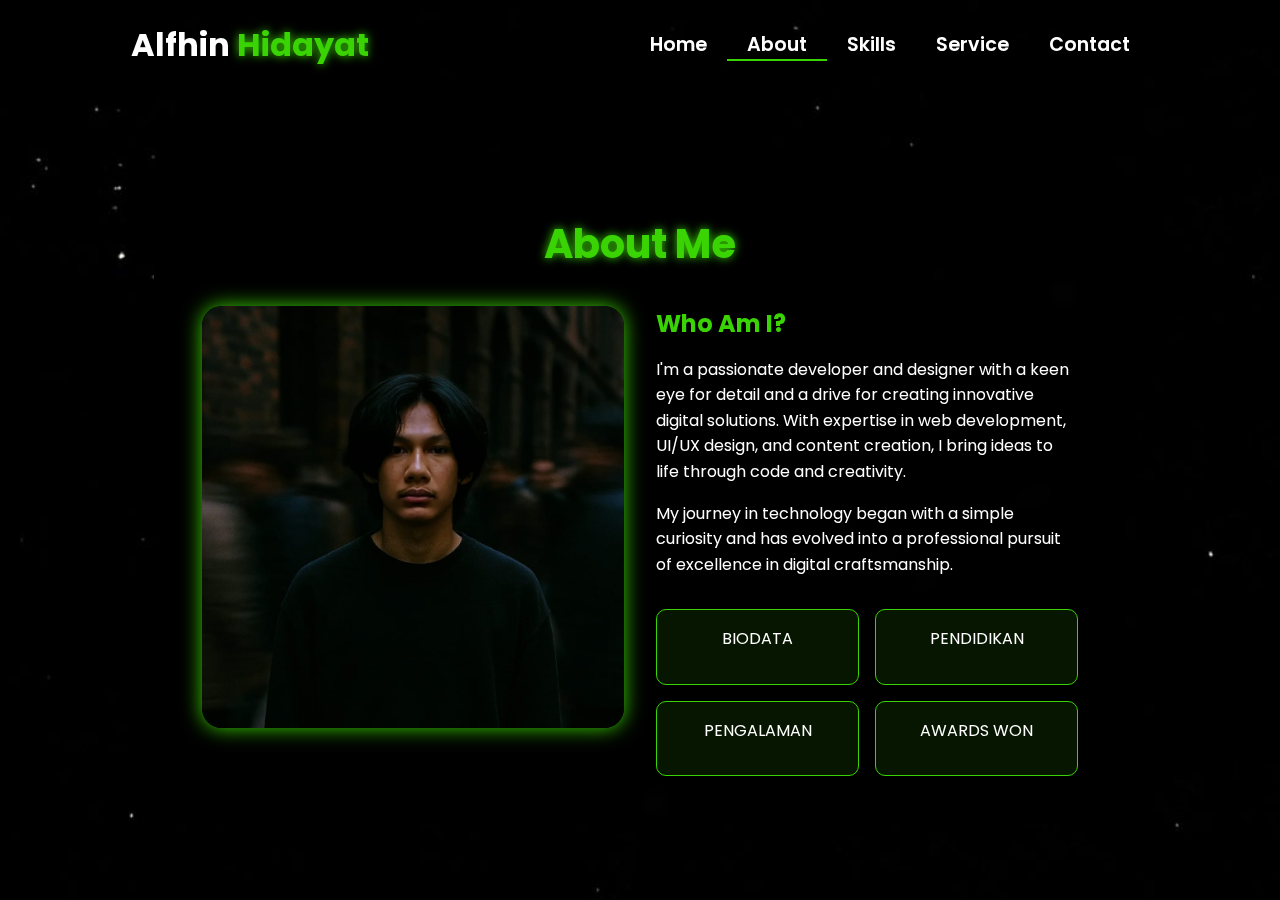
<file: about.html>
<!DOCTYPE html>
<html lang="en">

<head>
    <meta charset="UTF-8">
    <meta name="viewport" content="width=device-width, initial-scale=1.0">

    <!-- Link ke Font Awesome untuk ikon -->
    <link rel="stylesheet" href="https://cdnjs.cloudflare.com/ajax/libs/font-awesome/6.5.1/css/all.min.css">

    <!-- Link ke library animasi AOS -->
    <link rel="stylesheet" href="https://unpkg.com/aos@next/dist/aos.css" />

    <!-- CSS internal untuk styling halaman -->
    <style>
        /* 
          Import Google Font Poppins
          Font weight yang diimport: 100, 200, 300, 400, 500, 600 
        */
        @import url("https://fonts.googleapis.com/css2?family=Poppins:wght@100;200;300;400;500;600&display=swap");

        /* Reset CSS dan pengaturan default */
        * {
            padding: 0;
            margin: 0;
            font-family: "Poppins", sans-serif;
            box-sizing: border-box;
        }

        /* 
          Styling untuk body
          - Menggunakan background image
          - Cover seluruh viewport
          - Mencegah horizontal scroll
        */
        body {
            width: 100%;
            min-height: 100vh;
            background-image: url("./img/background.jpg");
            background-size: cover;
            overflow-x: hidden;
            position: relative;
        }

        /* 
          Navbar styling
          - Fixed height 10vh
          - Posisi relative untuk positioning yang tepat
          - z-index tinggi agar selalu di atas konten lain
        */
        nav {
            width: 100%;
            height: 10vh;
            position: sticky;
            position: relative;
            /* Ubah dari sticky ke relative */
            z-index: 1000;
            /* Tambahkan z-index tinggi untuk nav */
        }

        /* Container untuk konten navbar */
        .nav-container {
            width: 100%;
            height: 100%;
            display: flex;
            justify-content: space-around;
            align-items: center;
        }

        /* 
          Logo styling
          - Warna putih dengan ukuran 2rem
          - Text shadow untuk efek glow pada span 
        */
        .logo {
            color: white;
            font-size: 2rem;
            font-weight: bold;
        }

        .logo span {
            color: rgb(58, 211, 3);
            text-shadow: 0 0 10px rgb(58, 211, 3);
        }

        /* 
          Hamburger dan Cancel button styling
          - Hanya muncul di mobile view
          - Posisi absolute di kanan atas
        */
        .hamburg,
        .cancel {
            cursor: pointer;
            position: absolute;
            right: 15px;
            top: 10px;
            color: white;
            display: none;
            font-size: clamp(2.5rem, 0.5rem + 5vw, 3rem);
        }

        /* 
          Navigation links container
          - Flex layout untuk alignment horizontal
        */
        .nav-container .links {
            display: flex;
        }

        /* 
          Individual navigation links
          - Spacing dan styling untuk tiap link
          - Hover effect dengan border bottom
        */
        .nav-container .links a {
            font-size: 1.2rem;
            color: white;
            margin: 0 20px;
            text-decoration: none;
            font-weight: 550;
            transition: 0.3s linear;
        }

        .nav-container .links a:hover {
            color: rgb(58, 211, 3);
            border-bottom: 2px solid rgb(58, 211, 3);
        }

        /* Styling untuk link aktif */
        .nav-container .links .active {
            color: rgb(58, 211, 3);
            border-bottom: 2px solid rgb(58, 211, 3);
        }

        /* 
          Dropdown menu untuk mobile view
          - Fixed positioning dengan transform untuk animasi
          - Backdrop filter untuk efek blur
        */
        .dropdown {
            z-index: 1000;
            position: fixed;
            top: 0;
            left: 0;
            right: 0;
            transform: translateY(-500px);
            width: 100%;
            height: auto;
            backdrop-filter: blur(4px) brightness(40%);
            box-shadow: 0 0 20px black;
            transition: 0.2s linear;
        }

        .dropdown .links a {
            display: flex;
            color: white;
            text-decoration: none;
            padding: 15px 0;
            justify-content: center;
            align-items: center;
            transition: 0.2s linear;
        }

        .dropdown .links a:hover {
            background-color: rgb(58, 211, 3);
        }

        /* About Section Styles */
        .about-container {
            width: 100%;
            min-height: 90vh;
            display: flex;
            justify-content: center;
            align-items: center;
            padding: 2rem;
            position: relative;
            z-index: 1;
        }

        .about-content {
            width: 80%;
            max-width: 1200px;
            background: rgba(0, 0, 0, 0.7);
            backdrop-filter: blur(10px);
            border-radius: 20px;
            padding: 3rem;
            color: white;
            /* box-shadow: 0 0 30px rgba(58, 211, 3, 0.3); */
        }

        .about-header {
            text-align: center;
            margin-bottom: 2rem;
        }

        .about-header h1 {
            font-size: 2.5rem;
            color: rgb(58, 211, 3);
            text-shadow: 0 0 10px rgb(58, 211, 3);
            margin-bottom: 1rem;
        }

        .about-grid {
            display: grid;
            grid-template-columns: 1fr 1fr;
            gap: 2rem;
        }

        .about-image {
            width: 100%;
            aspect-ratio: 1;
            border-radius: 20px;
            overflow: hidden;
            box-shadow: 0 0 20px rgb(58, 211, 3);
        }

        .about-image img {
            width: 100%;
            height: 100%;
            object-fit: cover;
        }

        .about-text h2 {
            color: rgb(58, 211, 3);
            margin-bottom: 1rem;
        }

        .about-text p {
            line-height: 1.6;
            margin-bottom: 1rem;
        }

        .stats {
            display: grid;
            grid-template-columns: repeat(2, 1fr);
            gap: 1rem;
            margin-top: 2rem;
        }

        .stat-item {
            background: rgba(58, 211, 3, 0.1);
            padding: 1rem;
            border-radius: 10px;
            text-align: center;
            border: 1px solid rgb(58, 211, 3);
            cursor: pointer;
        }

        .stat-item h3 {
            color: rgb(58, 211, 3);
            font-size: 1.5rem;
            margin-bottom: 0.5rem;
        }

        .content-grid {
            display: grid;
            grid-template-columns: repeat(auto-fit, minmax(280px, 1fr));
            gap: 2rem;
            padding: 2rem 0;
        }

        .content-card {
            background: rgba(58, 211, 3, 0.1);
            border-radius: 15px;
            overflow: hidden;
            transition: all 0.3s ease;
            cursor: pointer;
        }

        .content-card:hover {
            transform: translateY(-5px);
            box-shadow: 0 5px 15px rgba(58, 211, 3, 0.3);
        }

        .card-image {
            width: 100%;
            height: 200px;
            overflow: hidden;
        }

        .card-image img {
            width: 100%;
            height: 100%;
            object-fit: cover;
        }

        .card-info {
            padding: 1.5rem;
        }

        .card-info h3 {
            color: rgb(58, 211, 3);
            margin-bottom: 0.5rem;
        }

        .card-info p {
            font-size: 0.9rem;
            margin-bottom: 1rem;
        }

        .card-info .technologies {
            display: flex;
            flex-wrap: wrap;
            gap: 0.5rem;
            margin-top: 1rem;
        }

        .technology-tag {
            background: rgba(58, 211, 3, 0.2);
            padding: 0.3rem 0.8rem;
            border-radius: 15px;
            font-size: 0.8rem;
            color: rgb(58, 211, 3);
        }

        .back-button {
            display: inline-block;
            padding: 0.8rem 1.5rem;
            background: rgb(58, 211, 3);
            color: white;
            border-radius: 5px;
            text-decoration: none;
            margin-bottom: 2rem;
            transition: all 0.3s ease;
        }

        .back-button:hover {
            background: rgb(45, 165, 2);
            transform: translateY(-2px);
        }

        .award-icon {
            font-size: 2rem;
            color: rgb(58, 211, 3);
            margin-bottom: 1rem;
        }

        .client-testimonial {
            font-style: italic;
            margin-top: 1rem;
            padding: 1rem;
            background: rgba(58, 211, 3, 0.05);
            border-radius: 10px;
        }



        @media (max-width: 884px) {
            .about-grid {
                grid-template-columns: 1fr;
            }

            nav .logo {
                position: absolute;
                top: 16px;
                left: 15px;
                font-size: 1.5rem;
            }

            .nav-container .links {
                display: none;
            }

            .hamburg,
            .cancel {
                display: block;
            }
        }

        @media (max-width: 440px) {
            .about-container {
                padding: 1rem;
            }

            .about-content {
                width: 95%;
                /* Memperbesar width untuk layar kecil */
                padding: 1.5rem;
            }

            .about-header h1 {
                font-size: 1.8rem;
                /* Mengurangi ukuran judul */
            }

            .about-text h2 {
                font-size: 1.4rem;
                /* Mengurangi ukuran sub-judul */
            }

            .about-text p {
                font-size: 0.9rem;
                /* Mengurangi ukuran teks */
                line-height: 1.4;
            }

            .about-image {
                width: 100%;
                max-height: 250px;
                /* Membatasi tinggi gambar */
            }

            .stats {
                grid-template-columns: repeat(2, 1fr);
                /* Tetap 2 kolom tapi lebih kecil */
                gap: 0.8rem;
            }

            .stat-item {
                padding: 0.8rem;
            }

            .stat-item h3 {
                font-size: 1.2rem;
                /* Mengurangi ukuran angka statistik */
            }

            .stat-item p {
                font-size: 0.8rem;
                /* Mengurangi ukuran teks statistik */
            }

            /* Menyesuaikan padding untuk link statistik */
            .stat-item a {
                padding: 0.5rem;
                display: block;
            }
        }
    </style>
    <title>About - Portfolio Website</title>
</head>

<body>

    <!-- Navigasi -->
    <nav>
        <div class="nav-container">
            <div class="logo" data-aos="zoom-in" data-aos-duration="1500">
                Alfhin <span>Hidayat</span>
            </div>
            <div class="links">
                <div class="link" data-aos="fade-up" data-aos-duration="1500" data-aos-delay="100"><a
                        href="index.html">Home</a></div>
                <div class="link active" data-aos="fade-up" data-aos-duration="1500" data-aos-delay="200"><a
                        href="about.html">About</a></div>
                <div class="link" data-aos="fade-up" data-aos-duration="1500" data-aos-delay="300"><a
                        href="skill.html">Skills</a></div>
                <div class="link" data-aos="fade-up" data-aos-duration="1500" data-aos-delay="400"><a
                        href="service.html">Service</a></div>
                <div class="link" data-aos="fade-up" data-aos-duration="1500" data-aos-delay="500"><a
                        href="contact.html">Contact</a></div>
            </div>
        </div>
        <i class="fa-solid fa-bars hamburg" onclick="hamburg()"></i>
        <div class="dropdown">
            <div class="links">
                <a href="index.html">Home</a>
                <a href="about.html">About</a>
                <a href="skill.html">Skills</a>
                <a href="service.html">Service</a>
                <a href="contact.html">Contact</a>
                <i class="fa-solid fa-xmark cancel" onclick="cancel()"></i>
            </div>
        </div>
    </nav>

    <!-- Konten utama halaman About -->
    <div class="about-container">
        <div class="about-content" id="aboutContent">
            <!-- Bagian header -->
            <div class="about-header" data-aos="fade-down" data-aos-duration="1500">
                <h1>About Me</h1>
            </div>

            <!-- Grid untuk gambar dan teks deskripsi -->
            <div class="about-grid">
                <div class="about-image" data-aos="fade-right" data-aos-duration="1500">
                    <img src="img/zoro.jpg" alt="About Image">
                </div>
                <div class="about-text" data-aos="fade-left" data-aos-duration="1500">
                    <h2>Who Am I?</h2>
                    <p>I'm a passionate developer and designer with a keen eye for detail and a drive for creating
                        innovative digital solutions. With expertise in web development, UI/UX design, and content
                        creation, I bring ideas to life through code and creativity.</p>
                    <p>My journey in technology began with a simple curiosity and has evolved into a professional
                        pursuit of excellence in digital craftsmanship.</p>

                    <div class="stats">
                        <div class="stat-item" data-aos="zoom-in" data-aos-duration="1500" data-aos-delay="200"
                            onclick="showProjects()">
                            <p>BIODATA</p>
                        </div>
                        <div class="stat-item" data-aos="zoom-in" data-aos-duration="1500" data-aos-delay="400"
                            onclick="showExperience()">
                            <p>PENDIDIKAN</p>
                        </div>
                        <div class="stat-item" data-aos="zoom-in" data-aos-duration="1500" data-aos-delay="600"
                            onclick="showClients()">
                          <p>PENGALAMAN</p>
                        </div>
                        <div class="stat-item" data-aos="zoom-in" data-aos-duration="1500" data-aos-delay="800"
                            onclick="showAwards()">
                             <!-- Awards Won ni ecek ecek aja buk -->
                            <p>AWARDS WON</p>
                        </div>
                    </div>
                </div>
            </div>
        </div>

        <!-- Link ke library animasi AOS -->
        <script src="https://unpkg.com/aos@next/dist/aos.js"></script>

        <!-- JavaScript untuk interaksi dan animasi halaman -->
        <script>

            // Inisialisasi library AOS
            AOS.init({ offset: 0 });

            // Fungsi untuk menampilkan menu hamburger
            function hamburg() {
                const navbar = document.querySelector(".dropdown")
                navbar.style.transform = "translateY(0px)"
            }

            // Fungsi untuk menyembunyikan menu hamburger
            function cancel() {
                const navbar = document.querySelector(".dropdown")
                navbar.style.transform = "translateY(-500px)"
            }

            // Fungsi untuk menampilkan daftar Project
            function showProjects() {
                const aboutContent = document.getElementById('aboutContent');
                aboutContent.innerHTML = `
                <a href="about.html" class="back-button" onclick="restoreInitialContent()">
                    <i class="fas fa-arrow-left"></i> Back
                </a>
                <div class="about-header" data-aos="fade-down" data-aos-duration="1500">
                    <h1>My Biodata</h1>
                </div>
                <div class="content-grid">
                    ${generateProjectCards()}
                </div>
            `;
                AOS.refresh();
            }

            // Fungsi untuk menampilkan daftar Experience
            function showExperience() {
                const aboutContent = document.getElementById('aboutContent');
                aboutContent.innerHTML = `
                <a href="about.html" class="back-button" onclick="restoreInitialContent()">
                    <i class="fas fa-arrow-left"></i> Back
                </a>
                <div class="about-header" data-aos="fade-down" data-aos-duration="1500">
                    <h1>PENDIDIKAN</h1>
                </div>
                <div class="content-grid">
                    ${generateExperienceCards()}
                </div>
            `;
                AOS.refresh();
            }

            // Fungsi untuk menampilkan daftar Clients
            function showClients() {
                const aboutContent = document.getElementById('aboutContent');
                aboutContent.innerHTML = `
                <a href="about.html" class="back-button" onclick="restoreInitialContent()">
                    <i class="fas fa-arrow-left"></i> Back
                </a>
                <div class="about-header" data-aos="fade-down" data-aos-duration="1500">
                    <h1>My Experience Story</h1>
                </div>
                <div class="content-grid">
                    ${generateClientCards()}
                </div>
            `;
                AOS.refresh();
            }

            // Fungsi untuk menampilkan daftar Awards
            function showAwards() {
                const aboutContent = document.getElementById('aboutContent');
                aboutContent.innerHTML = `
                <a href="about.html" class="back-button" onclick="restoreInitialContent()">
                    <i class="fas fa-arrow-left"></i> Back
                </a>
                <div class="about-header" data-aos="fade-down" data-aos-duration="1500">
                    <h1>Awards & Recognition</h1>
                </div>
                <div class="content-grid">
                    ${generateAwardCards()}
                </div>
            `;
                AOS.refresh();
            }

            // Fungsi pembantu untuk menghasilkan kartu project
            function generateProjectCards() {
                const projects = [
                    {
                        title: "NAMA",
                        image: "img/logoalfhin.jpg",
                        description: "ALFHIN HIDAYAT",
                        technologies: ["React", "Node.js", "MongoDB"]
                    },
                    {
                        title: "TEMPAT TANGGAL LAHIR",
                        image: "img/image.jpg",
                        description: "Sungai apit, 26-12-2004",
                        technologies: ["HTML", "CSS", "JavaScript"]
                    },
                    {
                        title: "ALAMAT",
                        image: "img/rumahalfhin.jpg",
                        description: "Sungai apit, jln.sudirman",
                        technologies: ["Vue.js", "Firebase"]
                    }
                    // Add more projects as needed
                ];

                return projects.map(project => `
                <div class="content-card" data-aos="fade-up">
                    <div class="card-image">
                        <img src="${project.image}" alt="${project.title}">
                    </div>
                    <div class="card-info">
                        <h3>${project.title}</h3>
                        <p>${project.description}</p>
                        <div class="technologies">
                            ${project.technologies.map(tech => `
                                <span class="technology-tag">${tech}</span>
                            `).join('')}
                        </div>
                    </div>
                </div>
            `).join('');
            }

            // Fungsi pembantu untuk menghasilkan kartu experience
            function generateExperienceCards() {
    const experiences = [
        {
            title: "SD NEGERI 011 SUNGAI APIT",
            company: "TAHUN",
            period: "2011 - 2017",
            description: "Menyelesaikan pendidikan dasar dengan fokus pada ilmu pengetahuan umum dan kegiatan ekstrakurikuler."
        },
        {
            title: "SMP NEGERI 1 SUNGAI APIT",
            company: "TAHUN",
            period: "2017 - 2020",
            description: "Aktif dalam organisasi OSIS dan pengembangan teknologi di tingkat sekolah menengah pertama."
        },
        {
            title: "SMA ISLAMIC CENTER",
            company: "Jurusan Rekayasa Perangkat Lunak",
            period: "2020 - 2023",
            description: "Mengembangkan keterampilan dalam pemrograman, desain UI/UX, dan proyek pengembangan aplikasi."
        },
        {
            title: "UNIVERSITAS MUHAMMADIYAH RIAU",
            company: "Jurusan Teknik Informatika",
            period: "2023 - Sekarang",
            description: "Melanjutkan pendidikan tinggi dalam bidang IT dengan fokus pada pengembangan perangkat lunak dan sistem."
        }
    ];

    return experiences.map(exp => `
        <div class="content-card" data-aos="fade-up">
            <div class="card-info">
                <h3>${exp.title}</h3>
                <h4>${exp.company}</h4>
                <p class="period">${exp.period}</p>
                <p>${exp.description}</p>
            </div>
        </div>
    `).join('');
}


            // Fungsi pembantu untuk menghasilkan kartu client
            function generateClientCards() {
                const clients = [
                    {
                        name: "Alfhin Hidayat",
                        title: "Selling online streaming & editing applications",
                        image: "img/apkprem.jpg",
                        description: "Jual aplikasi streaming & editing berkualitas tinggi! Nikmati pengalaman menonton dan mengedit video dengan fitur lengkap, mudah digunakan, dan hasil profesional. Cocok untuk content creator, editor, maupun pemula. Tersedia untuk berbagai perangkat"
                    },
                    {
                        name: "Alfhin Hidayat",
                        title: "create an auto-response WA bot using API/Baileys WhatsApp",
                        image: "img/botwa.jpg",
                        description: "Bot WhatsApp Auto-Respon adalah sebuah sistem otomatis yang dirancang untuk membalas pesan WhatsApp secara instan berdasarkan kata kunci atau aturan tertentu. Bot ini dapat digunakan untuk kebutuhan bisnis, layanan pelanggan, notifikasi, hingga chatbot interaktif. Sistem ini bekerja dengan menghubungkan akun WhatsApp (biasanya melalui WhatsApp Business API, layanan pihak ketiga seperti Baileys atau [Venom-bot]) ke server backend yang menangani logika respon."
                    }
                    // Add more clients as needed
                ];

                return clients.map(client => `
                <div class="content-card" data-aos="fade-up">
                    <div class="card-image">
                        <img src="${client.image}" alt="${client.name}">
                    </div>
                    <div class="card-info">
                        <h3>${client.name}</h3>
                        <h4>${client.title}</h4>
                        <p class="client-testimonial">"${client.description}"</p>
                    </div>
                </div>
            `).join('');
            }

            // Fungsi pembantu untuk menghasilkan kartu award
            function generateAwardCards() {
                const awards = [
                    {
                        title: "Best Web Design",
                        organization: "Design Awards 2023",
                        description: "Recognition for exceptional web design and user experience"
                    },
                    {
                        title: "Innovation Award",
                        organization: "Tech Summit 2022",
                        description: "Awarded for innovative use of emerging technologies"
                    }
                    // Add more awards as needed
                ];

                return awards.map(award => `
                <div class="content-card" data-aos="fade-up">
                    <div class="card-info">
                        <div class="award-icon">
                            <i class="fas fa-trophy"></i>
                        </div>
                        <h3>${award.title}</h3>
                        <h4>${award.organization}</h4>
                        <p>${award.description}</p>
                    </div>
                </div>
            `).join('');
            }

            // Fungsi untuk mengembalikan konten awal
            function restoreInitialContent() {
                const aboutContent = document.getElementById('aboutContent');
                aboutContent.innerHTML = `
                <div class="about-header" data-aos="fade-down" data-aos-duration="1500">
                    <h1>About Me</h1>
                </div>
                <div class="about-grid">
                    <div class="about-image" data-aos="fade-right" data-aos-duration="1500">
                        <img src="img/zoro.jpg" alt="About Image">
                    </div>
                    <div class="about-text" data-aos="fade-left" data-aos-duration="1500">
                        <h2>Who Am I?</h2>
                        <p>I'm a passionate developer and designer with a keen eye for detail and a drive for creating
                            innovative digital solutions. With expertise in web development, UI/UX design, and content
                            creation, I bring ideas to life through code and creativity.</p>
                        <p>My journey in technology began with a simple curiosity and has evolved into a professional
                            pursuit of excellence in digital craftsmanship.</p>

                        <div class="stats">
                            <div class="stat-item" data-aos="zoom-in" data-aos-duration="1500" data-aos-delay="200" onclick="showProjects()">
                                <h3>50+</h3>
                                <p>Projects Completed</p>
                            </div>
                            <div class="stat-item" data-aos="zoom-in" data-aos-duration="1500" data-aos-delay="400" onclick="showExperience()">
                                <h3>3+</h3>
                                <p>Years Experience</p>
                            </div>
                            <div class="stat-item" data-aos="zoom-in" data-aos-duration="1500" data-aos-delay="600" onclick="showClients()">
                                <h3>20+</h3>
                                <p>Happy Clients</p>
                            </div>
                            <div class="stat-item" data-aos="zoom-in" data-aos-duration="1500" data-aos-delay="800" onclick="showAwards()">
                                <h3>15+</h3>
                                <p>Awards Won</p>
                            </div>
                        </div>
                    </div>
                </div>
            `;
                AOS.refresh();
            }

        </script>
</body>

</html>
</file>
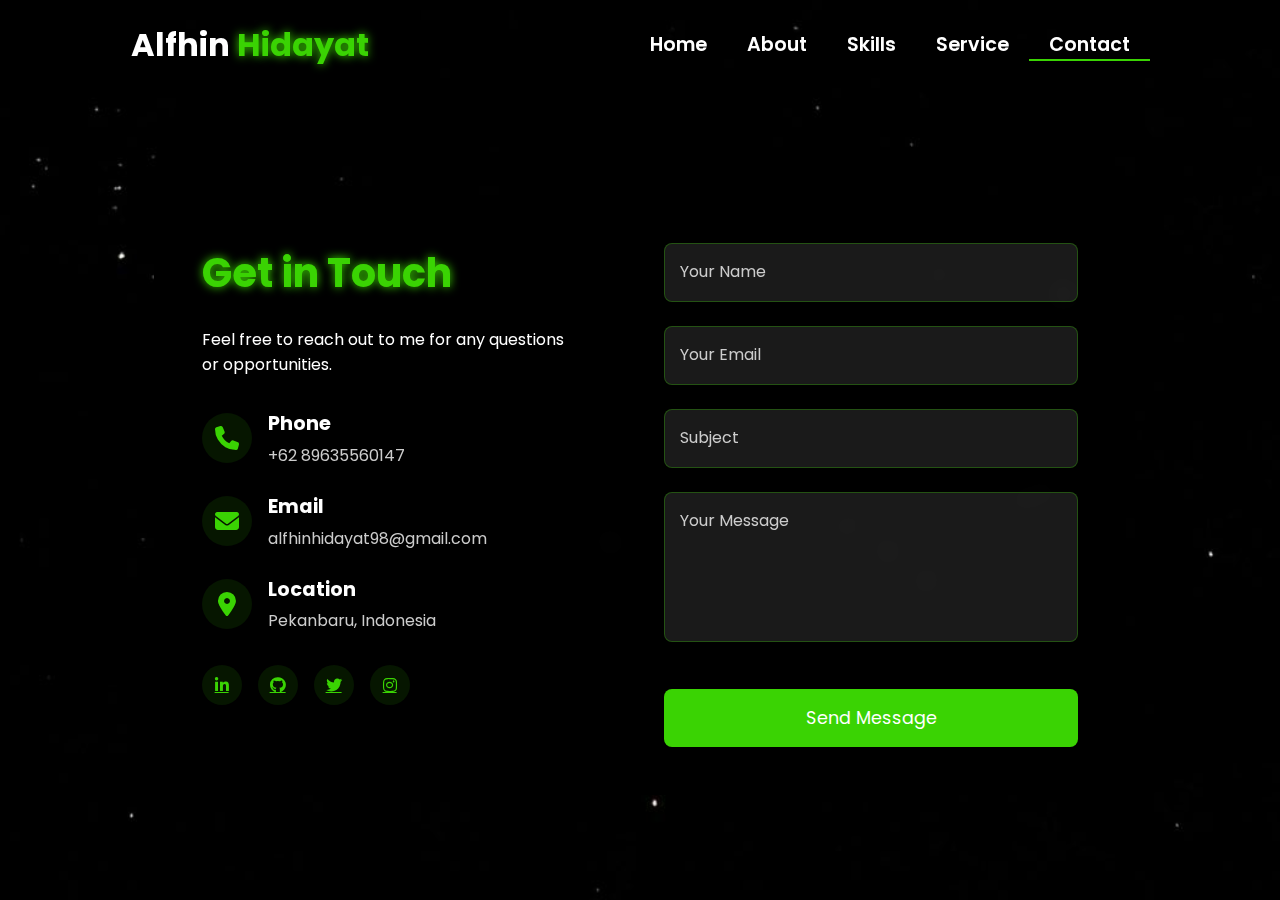
<file: contact.html>
<!DOCTYPE html>
<html lang="en">

<head>
    <meta charset="UTF-8">
    <meta name="viewport" content="width=device-width, initial-scale=1.0">
    <link rel="stylesheet" href="https://cdnjs.cloudflare.com/ajax/libs/font-awesome/6.5.1/css/all.min.css">
    <link rel="stylesheet" href="https://unpkg.com/aos@next/dist/aos.css" />
    <style>
        @import url("https://fonts.googleapis.com/css2?family=Poppins:wght@100;200;300;400;500;600&display=swap");

        * {
            padding: 0;
            margin: 0;
            font-family: "Poppins", sans-serif;
            box-sizing: border-box;
        }

        body {
            width: 100%;
            height: 100vh;
            background-image: url("./img/background.jpg");
            background-size: cover;
            overflow: auto;
            position: relative;
        }

        nav {
            width: 100%;
            height: 10vh;
            position: relative;
            z-index: 1000;
        }

        .nav-container {
            width: 100%;
            height: 100%;
            display: flex;
            justify-content: space-around;
            align-items: center;
        }

        .logo {
            color: white;
            font-size: 2rem;
            font-weight: bold;
        }

        .logo span {
            color: rgb(58, 211, 3);
            text-shadow: 0 0 10px rgb(58, 211, 3);
        }

        .hamburg,
        .cancel {
            cursor: pointer;
            position: absolute;
            right: 15px;
            top: 10px;
            color: white;
            display: none;
            font-size: clamp(2.5rem, 0.5rem + 5vw, 3rem);
        }

        .nav-container .links {
            display: flex;
        }

        .nav-container .links a {
            font-size: 1.2rem;
            color: white;
            margin: 0 20px;
            text-decoration: none;
            font-weight: 550;
            transition: 0.3s linear;
        }

        .nav-container .links a:hover {
            color: rgb(58, 211, 3);
            border-bottom: 2px solid rgb(58, 211, 3);
        }

        .nav-container .links .active {
            color: rgb(58, 211, 3);
            border-bottom: 2px solid rgb(58, 211, 3);
        }

        .dropdown {
            z-index: 1000;
            position: fixed;
            top: 0;
            left: 0;
            right: 0;
            transform: translateY(-500px);
            width: 100%;
            height: auto;
            backdrop-filter: blur(4px) brightness(40%);
            box-shadow: 0 0 20px black;
            transition: 0.2s linear;
        }

        .dropdown .links a {
            display: flex;
            color: white;
            text-decoration: none;
            padding: 15px 0;
            justify-content: center;
            align-items: center;
            transition: 0.2s linear;
        }

        .dropdown .links a:hover {
            background-color: rgb(58, 211, 3);
        }

        /* Contact Section Styles */
        .contact-container {
            width: 100%;
            min-height: 90vh;
            display: flex;
            justify-content: center;
            align-items: center;
            padding: 2rem;
        }

        .contact-content {
            width: 80%;
            max-width: 1200px;
            background: rgba(0, 0, 0, 0.7);
            backdrop-filter: blur(10px);
            border-radius: 20px;
            padding: 3rem;
            color: white;
            display: grid;
            grid-template-columns: 1fr 1fr;
            gap: 3rem;
        }

        .contact-info {
            padding-right: 2rem;
        }

        .contact-header h1 {
            font-size: 2.5rem;
            color: rgb(58, 211, 3);
            text-shadow: 0 0 10px rgb(58, 211, 3);
            margin-bottom: 1.5rem;
        }

        .contact-details {
            margin-top: 2rem;
        }

        .contact-item {
            display: flex;
            align-items: center;
            margin-bottom: 1.5rem;
        }

        .contact-icon {
            width: 50px;
            height: 50px;
            background: rgba(58, 211, 3, 0.1);
            border-radius: 50%;
            display: flex;
            justify-content: center;
            align-items: center;
            margin-right: 1rem;
        }

        .contact-icon i {
            font-size: 1.5rem;
            color: rgb(58, 211, 3);
        }

        .contact-text h3 {
            font-size: 1.2rem;
            margin-bottom: 0.3rem;
        }

        .contact-text p {
            color: #cccccc;
        }

        .contact-form form {
            display: flex;
            flex-direction: column;
            gap: 1.5rem;
        }

        .form-group {
            position: relative;
        }

        .form-group input,
        .form-group textarea {
            width: 100%;
            padding: 1rem;
            background: rgba(255, 255, 255, 0.1);
            border: 1px solid rgba(58, 211, 3, 0.3);
            border-radius: 8px;
            color: white;
            font-size: 1rem;
            transition: all 0.3s ease;
        }

        .form-group textarea {
            height: 150px;
            resize: none;
        }

        .form-group input:focus,
        .form-group textarea:focus {
            outline: none;
            border-color: rgb(58, 211, 3);
            box-shadow: 0 0 10px rgba(58, 211, 3, 0.3);
        }

        .form-group label {
            position: absolute;
            left: 1rem;
            top: 1rem;
            color: #cccccc;
            transition: all 0.3s ease;
            pointer-events: none;
        }

        .form-group input:focus~label,
        .form-group input:valid~label,
        .form-group textarea:focus~label,
        .form-group textarea:valid~label {
            top: -0.5rem;
            left: 0.8rem;
            font-size: 0.8rem;
            padding: 0 0.5rem;
            background: rgba(0, 0, 0, 0.7);
            color: rgb(58, 211, 3);
        }

        .submit-btn {
            padding: 1rem 2rem;
            background: rgb(58, 211, 3);
            border: none;
            border-radius: 8px;
            color: white;
            font-size: 1.1rem;
            cursor: pointer;
            transition: all 0.3s ease;
            margin-top: 1rem;
        }

        .submit-btn:hover {
            background: transparent;
            box-shadow: 0 0 20px rgba(58, 211, 3, 0.5);
            border: 2px solid rgb(58, 211, 3);
        }

        .social-links {
            margin-top: 2rem;
            display: flex;
            gap: 1rem;
        }

        .social-links a {
            width: 40px;
            height: 40px;
            background: rgba(58, 211, 3, 0.1);
            border-radius: 50%;
            display: flex;
            justify-content: center;
            align-items: center;
            color: rgb(58, 211, 3);
            transition: all 0.3s ease;
        }

        .social-links a:hover {
            background: rgb(58, 211, 3);
            color: white;
            transform: translateY(-5px);
            box-shadow: 0 0 15px rgba(58, 211, 3, 0.5);
        }

        @media (max-height: 800px) {
            body {
                height: auto;
                min-height: 100vh;
            }

            .contact-container {
                height: auto;
                min-height: 90vh;
            }
        }

        @media (max-width: 884px) {
            nav .logo {
                position: absolute;
                top: 16px;
                left: 15px;
                font-size: 1.5rem;
            }

            .nav-container .links {
                display: none;
            }

            .hamburg,
            .cancel {
                display: block;
            }

            .contact-content {
                grid-template-columns: 1fr;
                gap: 2rem;
            }

            .contact-info {
                padding-right: 0;
            }
        }

        @media (max-width: 640px) {
            .contact-container {
                padding: 1rem;
            }

            .contact-content {
                width: 95%;
                padding: 1.5rem;
            }

            .contact-header h1 {
                font-size: 2rem;
            }

            .contact-item {
                flex-direction: column;
                text-align: center;
            }

            .contact-icon {
                margin-right: 0;
                margin-bottom: 1rem;
            }
        }
    </style>
    <title>Contact - Portfolio Website</title>
</head>

<body>
    <nav>
        <div class="nav-container">
            <div class="logo" data-aos="zoom-in" data-aos-duration="1500">
                Alfhin <span>Hidayat</span>
            </div>
            <div class="links">
                <div class="link" data-aos="fade-up" data-aos-duration="1500" data-aos-delay="100"><a
                        href="index.html">Home</a></div>
                <div class="link" data-aos="fade-up" data-aos-duration="1500" data-aos-delay="200"><a
                        href="about.html">About</a></div>
                <div class="link" data-aos="fade-up" data-aos-duration="1500" data-aos-delay="300"><a
                        href="skill.html">Skills</a></div>
                <div class="link" data-aos="fade-up" data-aos-duration="1500" data-aos-delay="400"><a
                        href="service.html">Service</a></div>
                <div class="link active" data-aos="fade-up" data-aos-duration="1500" data-aos-delay="500"><a
                        href="contact.html">Contact</a></div>
            </div>
        </div>
        <i class="fa-solid fa-bars hamburg" onclick="hamburg()"></i>
        <div class="dropdown">
            <div class="links">
                <a href="index.html">Home</a>
                <a href="about.html">About</a>
                <a href="skill.html">Skills</a>
                <a href="service.html">Service</a>
                <a href="contact.html">Contact</a>
                <i class="fa-solid fa-xmark cancel" onclick="cancel()"></i>
            </div>
        </div>
    </nav>

    <div class="contact-container">
        <div class="contact-content">
            <div class="contact-info">
                <div class="contact-header" data-aos="fade-right" data-aos-duration="1500">
                    <h1>Get in Touch</h1>
                    <p>Feel free to reach out to me for any questions or opportunities.</p>
                </div>

                <div class="contact-details">
                    <div class="contact-item" data-aos="fade-right" data-aos-duration="1500" data-aos-delay="200">
                        <div class="contact-icon">
                            <i class="fas fa-phone"></i>
                        </div>
                        <div class="contact-text">
                            <h3>Phone</h3>
                            <p>+62 89635560147</p>
                        </div>
                    </div>

                    <div class="contact-item" data-aos="fade-right" data-aos-duration="1500" data-aos-delay="400">
                        <div class="contact-icon">
                            <i class="fas fa-envelope"></i>
                        </div>
                        <div class="contact-text">
                            <h3>Email</h3>
                            <p>alfhinhidayat98@gmail.com</p>
                        </div>
                    </div>

                    <div class="contact-item" data-aos="fade-right" data-aos-duration="1500" data-aos-delay="600">
                        <div class="contact-icon">
                            <i class="fas fa-location-dot"></i>
                        </div>
                        <div class="contact-text">
                            <h3>Location</h3>
                            <p>Pekanbaru, Indonesia</p>
                        </div>
                    </div>
                </div>

                <div class="social-links" data-aos="fade-up" data-aos-duration="1500" data-aos-delay="800">
                    <a href="#"><i class="fab fa-linkedin-in"></i></a>
                    <a href="https://github.com/Fhynn"><i class="fab fa-github"></i></a>
                    <a href="https://x.com/Rii_zehpryn?t=TmlP7wilJUwNuYdHRNKpUw&s=09"><i class="fab fa-twitter"></i></a>
                    <a href="https://www.instagram.com/fhinz_anxiety?igsh=Yml2dTkzMWtyaW81"><i class="fab fa-instagram"></i></a>
                </div>
            </div>

            <div class="contact-form" data-aos="fade-left" data-aos-duration="1500" data-aos-delay="200">
                <form action="https://formspree.io/f/xblovjkv" method="POST">
                    <div class="form-group">
                        <input type="text" id="name" name="name" required>
                        <label for="name">Your Name</label>
                    </div>

                    <div class="form-group">
                        <input type="email" id="email" name="email" required>
                        <label for="email">Your Email</label>
                    </div>

                    <div class="form-group">
                        <input type="text" id="subject" name="subject" required>
                        <label for="subject">Subject</label>
                    </div>

                    <div class="form-group">
                        <textarea id="message" name="message" required></textarea>
                        <label for="message">Your Message</label>
                    </div>

                    <button type="submit" class="submit-btn">Send Message</button>
                </form>
            </div>
        </div>
    </div>

    <script src="https://unpkg.com/aos@next/dist/aos.js"></script>
    <script>
        AOS.init({ offset: 0, });
    </script>
    <script src="./js/script.js"></script>
</body>

</html>
</file>
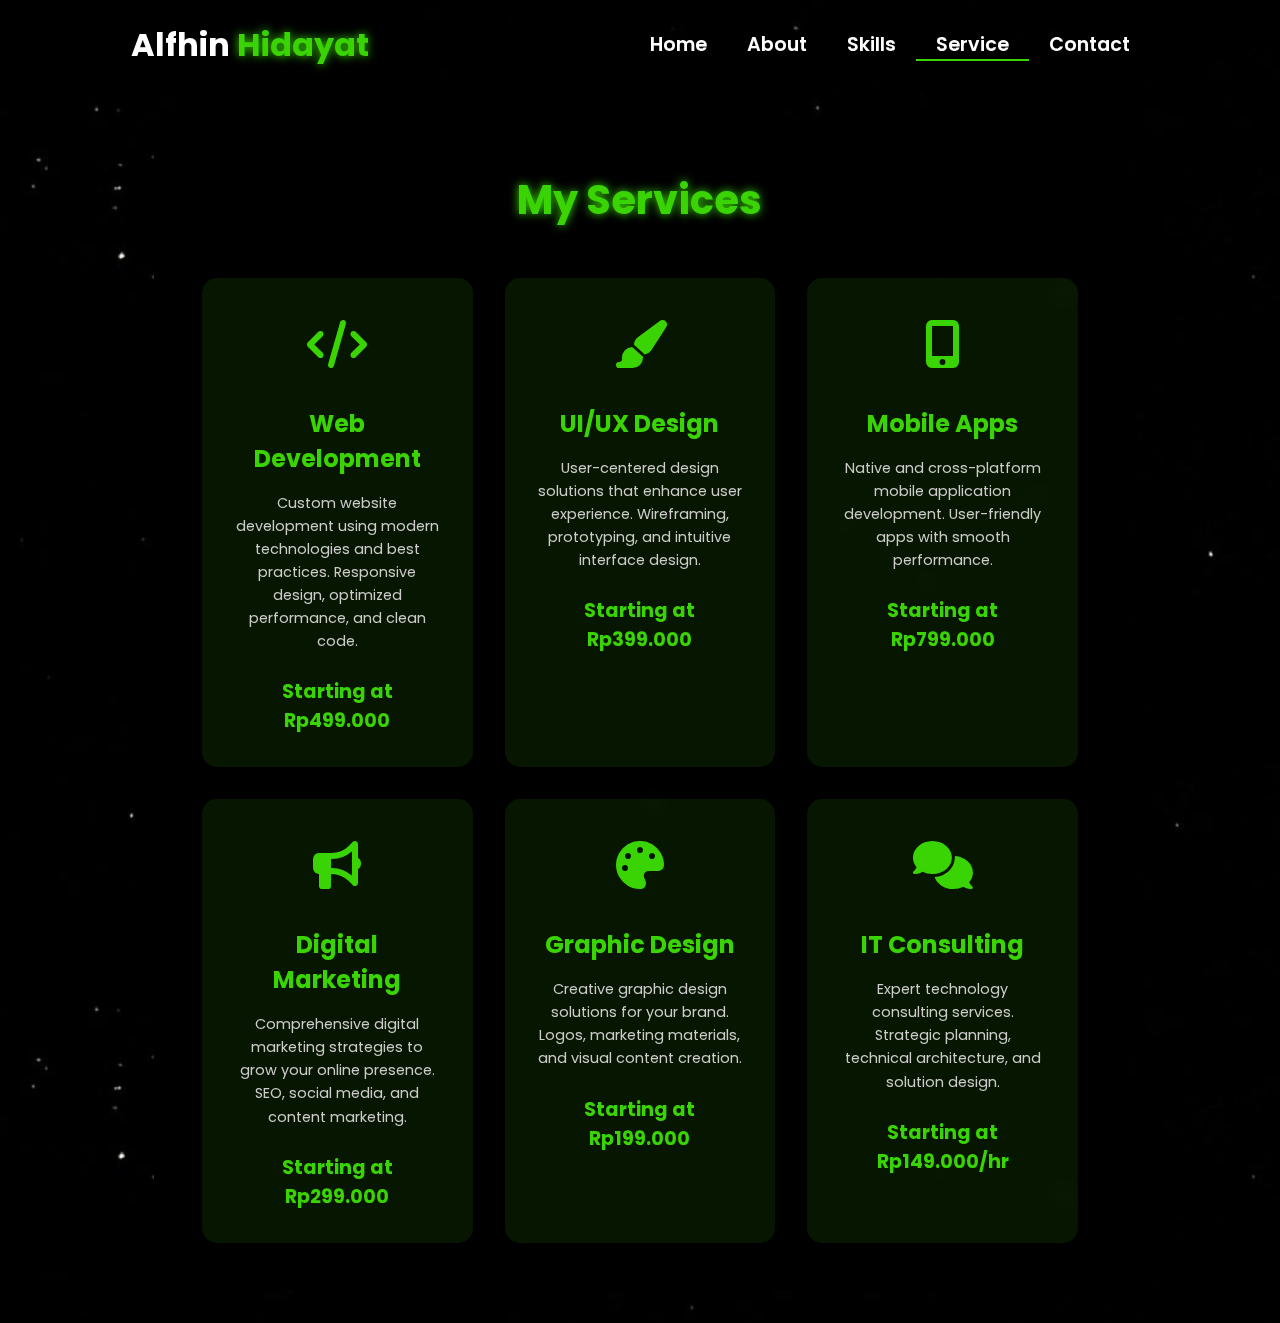
<file: service.html>
<!DOCTYPE html>
<html lang="en">
<head>
    <meta charset="UTF-8">
    <meta name="viewport" content="width=device-width, initial-scale=1.0">
    <link rel="stylesheet" href="https://cdnjs.cloudflare.com/ajax/libs/font-awesome/6.5.1/css/all.min.css">
    <link rel="stylesheet" href="https://unpkg.com/aos@next/dist/aos.css" />
    <style>
        @import url("https://fonts.googleapis.com/css2?family=Poppins:wght@100;200;300;400;500;600&display=swap");

        * {
            padding: 0;
            margin: 0;
            font-family: "Poppins", sans-serif;
            box-sizing: border-box;
        }

        body {
            width: 100%;
            height: 100vh;
            background-image: url("./img/background.jpg");
            background-size: cover;
            overflow: auto;
            position: relative;
        }

        nav {
            width: 100%;
            height: 10vh;
            position: relative;
            z-index: 1000;
        }

        .nav-container {
            width: 100%;
            height: 100%;
            display: flex;
            justify-content: space-around;
            align-items: center;
        }

        .logo {
            color: white;
            font-size: 2rem;
            font-weight: bold;
        }

        .logo span {
            color: rgb(58, 211, 3);
            text-shadow: 0 0 10px rgb(58, 211, 3);
        }

        .hamburg, .cancel {
            cursor: pointer;
            position: absolute;
            right: 15px;
            top: 10px;
            color: white;
            display: none;
            font-size: clamp(2.5rem, 0.5rem + 5vw, 3rem);
        }

        .nav-container .links {
            display: flex;
        }

        .nav-container .links a {
            font-size: 1.2rem;
            color: white;
            margin: 0 20px;
            text-decoration: none;
            font-weight: 550;
            transition: 0.3s linear;
        }

        .nav-container .links a:hover {
            color: rgb(58, 211, 3);
            border-bottom: 2px solid rgb(58, 211, 3);
        }

        .nav-container .links .active {
            color: rgb(58, 211, 3);
            border-bottom: 2px solid rgb(58, 211, 3);
        }

        .dropdown {
            z-index: 1000;
            position: fixed;
            top: 0;
            left: 0;
            right: 0;
            transform: translateY(-500px);
            width: 100%;
            height: auto;
            backdrop-filter: blur(4px) brightness(40%);
            box-shadow: 0 0 20px black;
            transition: 0.2s linear;
        }

        .dropdown .links a {
            display: flex;
            color: white;
            text-decoration: none;
            padding: 15px 0;
            justify-content: center;
            align-items: center;
            transition: 0.2s linear;
        }

        .dropdown .links a:hover {
            background-color: rgb(58, 211, 3);
        }

        /* Service Section Styles */
        .services-container {
            width: 100%;
            min-height: 90vh;
            display: flex;
            justify-content: center;
            align-items: center;
            padding: 2rem;
        }

        .services-content {
            width: 80%;
            max-width: 1200px;
            background: rgba(0, 0, 0, 0.7);
            backdrop-filter: blur(10px);
            border-radius: 20px;
            padding: 3rem;
            color: white;
        }

        .services-header {
            text-align: center;
            margin-bottom: 3rem;
        }

        .services-header h1 {
            font-size: 2.5rem;
            color: rgb(58, 211, 3);
            text-shadow: 0 0 10px rgb(58, 211, 3);
            margin-bottom: 1rem;
        }

        .services-grid {
            display: grid;
            grid-template-columns: repeat(3, 1fr);
            gap: 2rem;
        }

        .service-card {
            background: rgba(58, 211, 3, 0.1);
            border-radius: 15px;
            padding: 2rem;
            text-align: center;
            transition: all 0.3s ease;
            cursor: pointer;
        }

        .service-card:hover {
            transform: translateY(-10px);
            box-shadow: 0 0 20px rgba(58, 211, 3, 0.5);
        }

        .service-icon {
            font-size: 3rem;
            color: rgb(58, 211, 3);
            margin-bottom: 1.5rem;
        }

        .service-title {
            font-size: 1.5rem;
            color: rgb(58, 211, 3);
            margin-bottom: 1rem;
        }

        .service-description {
            font-size: 0.9rem;
            line-height: 1.6;
            color: #cccccc;
        }

        .service-price {
            margin-top: 1.5rem;
            font-size: 1.2rem;
            color: rgb(58, 211, 3);
            font-weight: bold;
        }

        @media (max-height: 800px) {
            body {
                height: auto;
                min-height: 100vh;
            }
            
            .services-container {
                height: auto;
                min-height: 90vh;
            }
        }

        @media (max-width: 884px) {
            .services-grid {
                grid-template-columns: repeat(2, 1fr);
            }
            
            nav .logo {
                position: absolute;
                top: 16px;
                left: 15px;
                font-size: 1.5rem;
            }

            .nav-container .links {
                display: none;
            }

            .hamburg, .cancel {
                display: block;
            }
        }

        @media (max-width: 640px) {
            .services-container {
                padding: 1rem;
            }

            .services-content {
                width: 95%;
                padding: 1.5rem;
            }

            .services-grid {
                grid-template-columns: 1fr;
            }

            .services-header h1 {
                font-size: 2rem;
            }

            .service-card {
                padding: 1.5rem;
            }
        }
    </style>
    <title>Services - Portfolio Website</title>
</head>
<body>
    <nav>
        <div class="nav-container">
            <div class="logo" data-aos="zoom-in" data-aos-duration="1500">
                Alfhin <span>Hidayat</span>
            </div>
            <div class="links">
                <div class="link" data-aos="fade-up" data-aos-duration="1500" data-aos-delay="100"><a href="index.html">Home</a></div>
                <div class="link" data-aos="fade-up" data-aos-duration="1500" data-aos-delay="200"><a href="about.html">About</a></div>
                <div class="link" data-aos="fade-up" data-aos-duration="1500" data-aos-delay="300"><a href="skill.html">Skills</a></div>
                <div class="link active" data-aos="fade-up" data-aos-duration="1500" data-aos-delay="400"><a href="service.html">Service</a></div>
                <div class="link" data-aos="fade-up" data-aos-duration="1500" data-aos-delay="500"><a href="contact.html">Contact</a></div>
            </div>
        </div>
        <i class="fa-solid fa-bars hamburg" onclick="hamburg()"></i>
        <div class="dropdown">
            <div class="links">
                <a href="index.html">Home</a>
                <a href="about.html">About</a>
                <a href="skill.html">Skills</a>
                <a href="service.html">Service</a>
                <a href="contact.html">Contact</a>
                <i class="fa-solid fa-xmark cancel" onclick="cancel()"></i>
            </div>
        </div>
    </nav>

    <div class="services-container">
        <div class="services-content">
            <div class="services-header" data-aos="fade-down" data-aos-duration="1500">
                <h1>My Services</h1>
            </div>
            <div class="services-grid">
                <!-- Web Development -->
                <div class="service-card" data-aos="fade-up" data-aos-duration="1500" data-aos-delay="100">
                    <div class="service-icon">
                        <i class="fas fa-code"></i>
                    </div>
                    <h3 class="service-title">Web Development</h3>
                    <p class="service-description">Custom website development using modern technologies and best practices. Responsive design, optimized performance, and clean code.</p>
                    <div class="service-price">Starting at Rp499.000</div>
                </div>

                <!-- UI/UX Design -->
                <div class="service-card" data-aos="fade-up" data-aos-duration="1500" data-aos-delay="300">
                    <div class="service-icon">
                        <i class="fas fa-paint-brush"></i>
                    </div>
                    <h3 class="service-title">UI/UX Design</h3>
                    <p class="service-description">User-centered design solutions that enhance user experience. Wireframing, prototyping, and intuitive interface design.</p>
                    <div class="service-price">Starting at Rp399.000</div>
                </div>

                <!-- Mobile App Development -->
                <div class="service-card" data-aos="fade-up" data-aos-duration="1500" data-aos-delay="500">
                    <div class="service-icon">
                        <i class="fas fa-mobile-alt"></i>
                    </div>
                    <h3 class="service-title">Mobile Apps</h3>
                    <p class="service-description">Native and cross-platform mobile application development. User-friendly apps with smooth performance.</p>
                    <div class="service-price">Starting at Rp799.000</div>
                </div>

                <!-- Digital Marketing -->
                <div class="service-card" data-aos="fade-up" data-aos-duration="1500" data-aos-delay="700">
                    <div class="service-icon">
                        <i class="fas fa-bullhorn"></i>
                    </div>
                    <h3 class="service-title">Digital Marketing</h3>
                    <p class="service-description">Comprehensive digital marketing strategies to grow your online presence. SEO, social media, and content marketing.</p>
                    <div class="service-price">Starting at Rp299.000</div>
                </div>

                <!-- Graphic Design -->
                <div class="service-card" data-aos="fade-up" data-aos-duration="1500" data-aos-delay="900">
                    <div class="service-icon">
                        <i class="fas fa-palette"></i>
                    </div>
                    <h3 class="service-title">Graphic Design</h3>
                    <p class="service-description">Creative graphic design solutions for your brand. Logos, marketing materials, and visual content creation.</p>
                    <div class="service-price">Starting at Rp199.000</div>
                </div>

                <!-- Consulting -->
                <div class="service-card" data-aos="fade-up" data-aos-duration="1500" data-aos-delay="1100">
                    <div class="service-icon">
                        <i class="fas fa-comments"></i>
                    </div>
                    <h3 class="service-title">IT Consulting</h3>
                    <p class="service-description">Expert technology consulting services. Strategic planning, technical architecture, and solution design.</p>
                    <div class="service-price">Starting at Rp149.000/hr</div>
                </div>
            </div>
        </div>
    </div>

    <script src="https://unpkg.com/aos@next/dist/aos.js"></script>
    <script>
        AOS.init({offset: 0});
        
        function hamburg() {
            const navbar = document.querySelector(".dropdown")
            navbar.style.transform = "translateY(0px)"
        }
        
        function cancel() {
            const navbar = document.querySelector(".dropdown")
            navbar.style.transform = "translateY(-500px)"
        }
    </script>
</body>
</html>
</file>
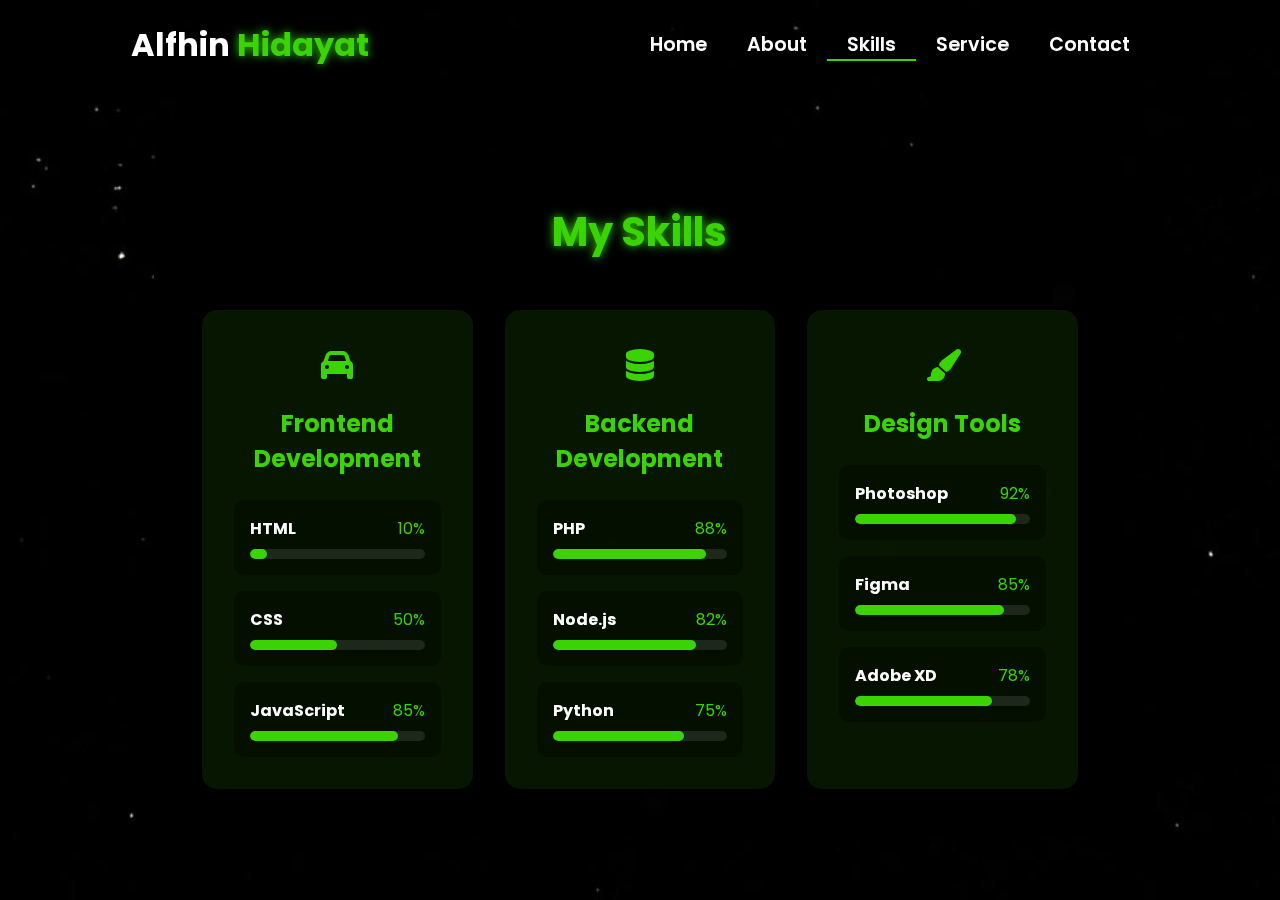
<file: skill.html>
<!DOCTYPE html>
<html lang="en">
<head>
    <meta charset="UTF-8">
    <meta name="viewport" content="width=device-width, initial-scale=1.0">
    <link rel="stylesheet" href="https://cdnjs.cloudflare.com/ajax/libs/font-awesome/6.5.1/css/all.min.css">
    <link rel="stylesheet" href="https://unpkg.com/aos@next/dist/aos.css" />
    <style>
        @import url("https://fonts.googleapis.com/css2?family=Poppins:wght@100;200;300;400;500;600&display=swap");

        * {
            padding: 0;
            margin: 0;
            font-family: "Poppins", sans-serif;
            box-sizing: border-box;
        }

        body {
            width: 100%;
            min-height: 100vh;
            background-image: url("./img/background.jpg");
            background-size: cover;
            overflow-x: hidden;
            position: relative;
        }

        nav {
            width: 100%;
            height: 10vh;
            position: relative;
            z-index: 1000;
        }

        .nav-container {
            width: 100%;
            height: 100%;
            display: flex;
            justify-content: space-around;
            align-items: center;
        }

        .logo {
            color: white;
            font-size: 2rem;
            font-weight: bold;
        }

        .logo span {
            color: rgb(58, 211, 3);
            text-shadow: 0 0 10px rgb(58, 211, 3);
        }

        .hamburg, .cancel {
            cursor: pointer;
            position: absolute;
            right: 15px;
            top: 10px;
            color: white;
            display: none;
            font-size: clamp(2.5rem, 0.5rem + 5vw, 3rem);
        }

        .nav-container .links {
            display: flex;
        }

        .nav-container .links a {
            font-size: 1.2rem;
            color: white;
            margin: 0 20px;
            text-decoration: none;
            font-weight: 550;
            transition: 0.3s linear;
        }

        .nav-container .links a:hover {
            color: rgb(58, 211, 3);
            border-bottom: 2px solid rgb(58, 211, 3);
        }

        .nav-container .links .active {
            color: rgb(58, 211, 3);
            border-bottom: 2px solid rgb(58, 211, 3);
        }

        .dropdown {
            z-index: 1000;
            position: fixed;
            top: 0;
            left: 0;
            right: 0;
            transform: translateY(-500px);
            width: 100%;
            height: auto;
            backdrop-filter: blur(4px) brightness(40%);
            box-shadow: 0 0 20px black;
            transition: 0.2s linear;
        }

        .dropdown .links a {
            display: flex;
            color: white;
            text-decoration: none;
            padding: 15px 0;
            justify-content: center;
            align-items: center;
            transition: 0.2s linear;
        }

        .dropdown .links a:hover {
            background-color: rgb(58, 211, 3);
        }

        /* Skills Section Styles */
        .skills-container {
            width: 100%;
            min-height: 90vh;
            display: flex;
            justify-content: center;
            align-items: center;
            padding: 2rem;
            position: relative;
            z-index: 1;
        }

        .skills-content {
            width: 80%;
            max-width: 1200px;
            background: rgba(0, 0, 0, 0.7);
            backdrop-filter: blur(10px);
            border-radius: 20px;
            padding: 3rem;
            color: white;
            /* box-shadow: 0 0 30px rgba(58, 211, 3, 0.3); */
        }

        .skills-header {
            text-align: center;
            margin-bottom: 3rem;
        }

        .skills-header h1 {
            font-size: 2.5rem;
            color: rgb(58, 211, 3);
            text-shadow: 0 0 10px rgb(58, 211, 3);
            margin-bottom: 1rem;
        }

        .skills-grid {
            display: grid;
            grid-template-columns: repeat(3, 1fr);
            gap: 2rem;
        }

        .skill-category {
            background: rgba(58, 211, 3, 0.1);
            border-radius: 15px;
            padding: 2rem;
            transition: 0.3s ease;
        }

        .skill-category:hover {
            transform: translateY(-10px);
            box-shadow: 0 0 20px rgba(58, 211, 3, 0.5);
        }

        .skill-category h2 {
            color: rgb(58, 211, 3);
            font-size: 1.5rem;
            margin-bottom: 1.5rem;
            text-align: center;
        }

        .skill-list {
            display: flex;
            flex-direction: column;
            gap: 1rem;
        }

        .skill-item {
            background: rgba(0, 0, 0, 0.3);
            border-radius: 10px;
            padding: 1rem;
        }

        .skill-info {
            display: flex;
            justify-content: space-between;
            margin-bottom: 0.5rem;
        }

        .skill-info h3 {
            font-size: 1rem;
            color: white;
        }

        .skill-info span {
            color: rgb(58, 211, 3);
        }

        .progress-bar {
            width: 100%;
            height: 10px;
            background: rgba(255, 255, 255, 0.1);
            border-radius: 5px;
            overflow: hidden;
        }

        .progress {
            height: 100%;
            background: rgb(58, 211, 3);
            border-radius: 5px;
            transition: width 1.5s ease-in-out;
        }

        .skill-icon {
            font-size: 2rem;
            color: rgb(58, 211, 3);
            margin-bottom: 1rem;
            text-align: center;
        }

        @media (max-width: 884px) {
            .skills-grid {
                grid-template-columns: repeat(2, 1fr);
            }
            
            nav .logo {
                position: absolute;
                top: 16px;
                left: 15px;
                font-size: 1.5rem;
                /* z-index: 1001; */
            }

            .nav-container .links {
                display: none;
            }

            .hamburg, .cancel {
                display: block;
                /* z-index: 1001; */
            }
        }

        @media (max-width: 440px) {
            .skills-container {
                padding: 1rem;
            }

            .skills-content {
                width: 95%;
                padding: 1.5rem;
            }

            .skills-grid {
                grid-template-columns: 1fr;
            }

            .skills-header h1 {
                font-size: 1.8rem;
            }

            .skill-category {
                padding: 1.5rem;
            }

            .skill-category h2 {
                font-size: 1.3rem;
            }

            .skill-icon {
                font-size: 1.5rem;
            }
        }
    </style>
    <title>Skills - Portfolio Website</title>
</head>
<body>
    <nav>
        <div class="nav-container">
            <div class="logo" data-aos="zoom-in" data-aos-duration="1500">
                Alfhin <span>Hidayat</span>
            </div>
            <div class="links">
                <div class="link" data-aos="fade-up" data-aos-duration="1500" data-aos-delay="100"><a href="index.html">Home</a></div>
                <div class="link" data-aos="fade-up" data-aos-duration="1500" data-aos-delay="200"><a href="about.html">About</a></div>
                <div class="link active" data-aos="fade-up" data-aos-duration="1500" data-aos-delay="300"><a href="skill.html">Skills</a></div>
                <div class="link" data-aos="fade-up" data-aos-duration="1500" data-aos-delay="400"><a href="service.html">Service</a></div>
                <div class="link" data-aos="fade-up" data-aos-duration="1500" data-aos-delay="500"><a href="contact.html">Contact</a></div>
            </div>
        </div>
        <i class="fa-solid fa-bars hamburg" onclick="hamburg()"></i>
        <div class="dropdown">
            <div class="links">
                <a href="index.html">Home</a>
                <a href="about.html">About</a>
                <a href="skill.html">Skills</a>
                <a href="service.html">Service</a>
                <a href="contact.html">Contact</a>
                <i class="fa-solid fa-xmark cancel" onclick="cancel()"></i>
            </div>
        </div>
    </nav>

    <div class="skills-container">
        <div class="skills-content">
            <div class="skills-header" data-aos="fade-down" data-aos-duration="1500">
                <h1>My Skills</h1>
            </div>
            <div class="skills-grid">
                <!-- Frontend Development -->
                <div class="skill-category" data-aos="fade-up" data-aos-duration="1500" data-aos-delay="100">
                    <div class="skill-icon">
                        <i class="fa fa-car"></i>
                    </div>
                    <h2>Frontend Development</h2>
                    <div class="skill-list">
                        <div class="skill-item">
                            <div class="skill-info">
                                <h3>HTML</h3>
                                <span>10%</span>
                            </div>
                            <div class="progress-bar">
                                <div class="progress" style="width: 10%"></div>
                            </div>
                        </div>
                        <div class="skill-item">
                            <div class="skill-info">
                                <h3>CSS</h3>
                                <span>50%</span>
                            </div>
                            <div class="progress-bar">
                                <div class="progress" style="width: 50%"></div>
                            </div>
                        </div>
                        <div class="skill-item">
                            <div class="skill-info">
                                <h3>JavaScript</h3>
                                <span>85%</span>
                            </div>
                            <div class="progress-bar">
                                <div class="progress" style="width: 85%"></div>
                            </div>
                        </div>
                    </div>
                </div>

                <!-- Backend Development -->
                <div class="skill-category" data-aos="fade-up" data-aos-duration="1500" data-aos-delay="300">
                    <div class="skill-icon">
                        <i class="fas fa-database"></i>
                    </div>
                    <h2>Backend Development</h2>
                    <div class="skill-list">
                        <div class="skill-item">
                            <div class="skill-info">
                                <h3>PHP</h3>
                                <span>88%</span>
                            </div>
                            <div class="progress-bar">
                                <div class="progress" style="width: 88%"></div>
                            </div>
                        </div>
                        <div class="skill-item">
                            <div class="skill-info">
                                <h3>Node.js</h3>
                                <span>82%</span>
                            </div>
                            <div class="progress-bar">
                                <div class="progress" style="width: 82%"></div>
                            </div>
                        </div>
                        <div class="skill-item">
                            <div class="skill-info">
                                <h3>Python</h3>
                                <span>75%</span>
                            </div>
                            <div class="progress-bar">
                                <div class="progress" style="width: 75%"></div>
                            </div>
                        </div>
                    </div>
                </div>

                <!-- Design Tools -->
                <div class="skill-category" data-aos="fade-up" data-aos-duration="1500" data-aos-delay="500">
                    <div class="skill-icon">
                        <i class="fas fa-paint-brush"></i>
                    </div>
                    <h2>Design Tools</h2>
                    <div class="skill-list">
                        <div class="skill-item">
                            <div class="skill-info">
                                <h3>Photoshop</h3>
                                <span>92%</span>
                            </div>
                            <div class="progress-bar">
                                <div class="progress" style="width: 92%"></div>
                            </div>
                        </div>
                        <div class="skill-item">
                            <div class="skill-info">
                                <h3>Figma</h3>
                                <span>85%</span>
                            </div>
                            <div class="progress-bar">
                                <div class="progress" style="width: 85%"></div>
                            </div>
                        </div>
                        <div class="skill-item">
                            <div class="skill-info">
                                <h3>Adobe XD</h3>
                                <span>78%</span>
                            </div>
                            <div class="progress-bar">
                                <div class="progress" style="width: 78%"></div>
                            </div>
                        </div>
                    </div>
                </div>
            </div>
        </div>
    </div>

    <script src="https://unpkg.com/aos@next/dist/aos.js"></script>
    <script>
        AOS.init({offset: 0});
        
        function hamburg() {
            const navbar = document.querySelector(".dropdown")
            navbar.style.transform = "translateY(0px)"
        }
        
        function cancel() {
            const navbar = document.querySelector(".dropdown")
            navbar.style.transform = "translateY(-500px)"
        }
    </script>
</body>
</html>
</file>
